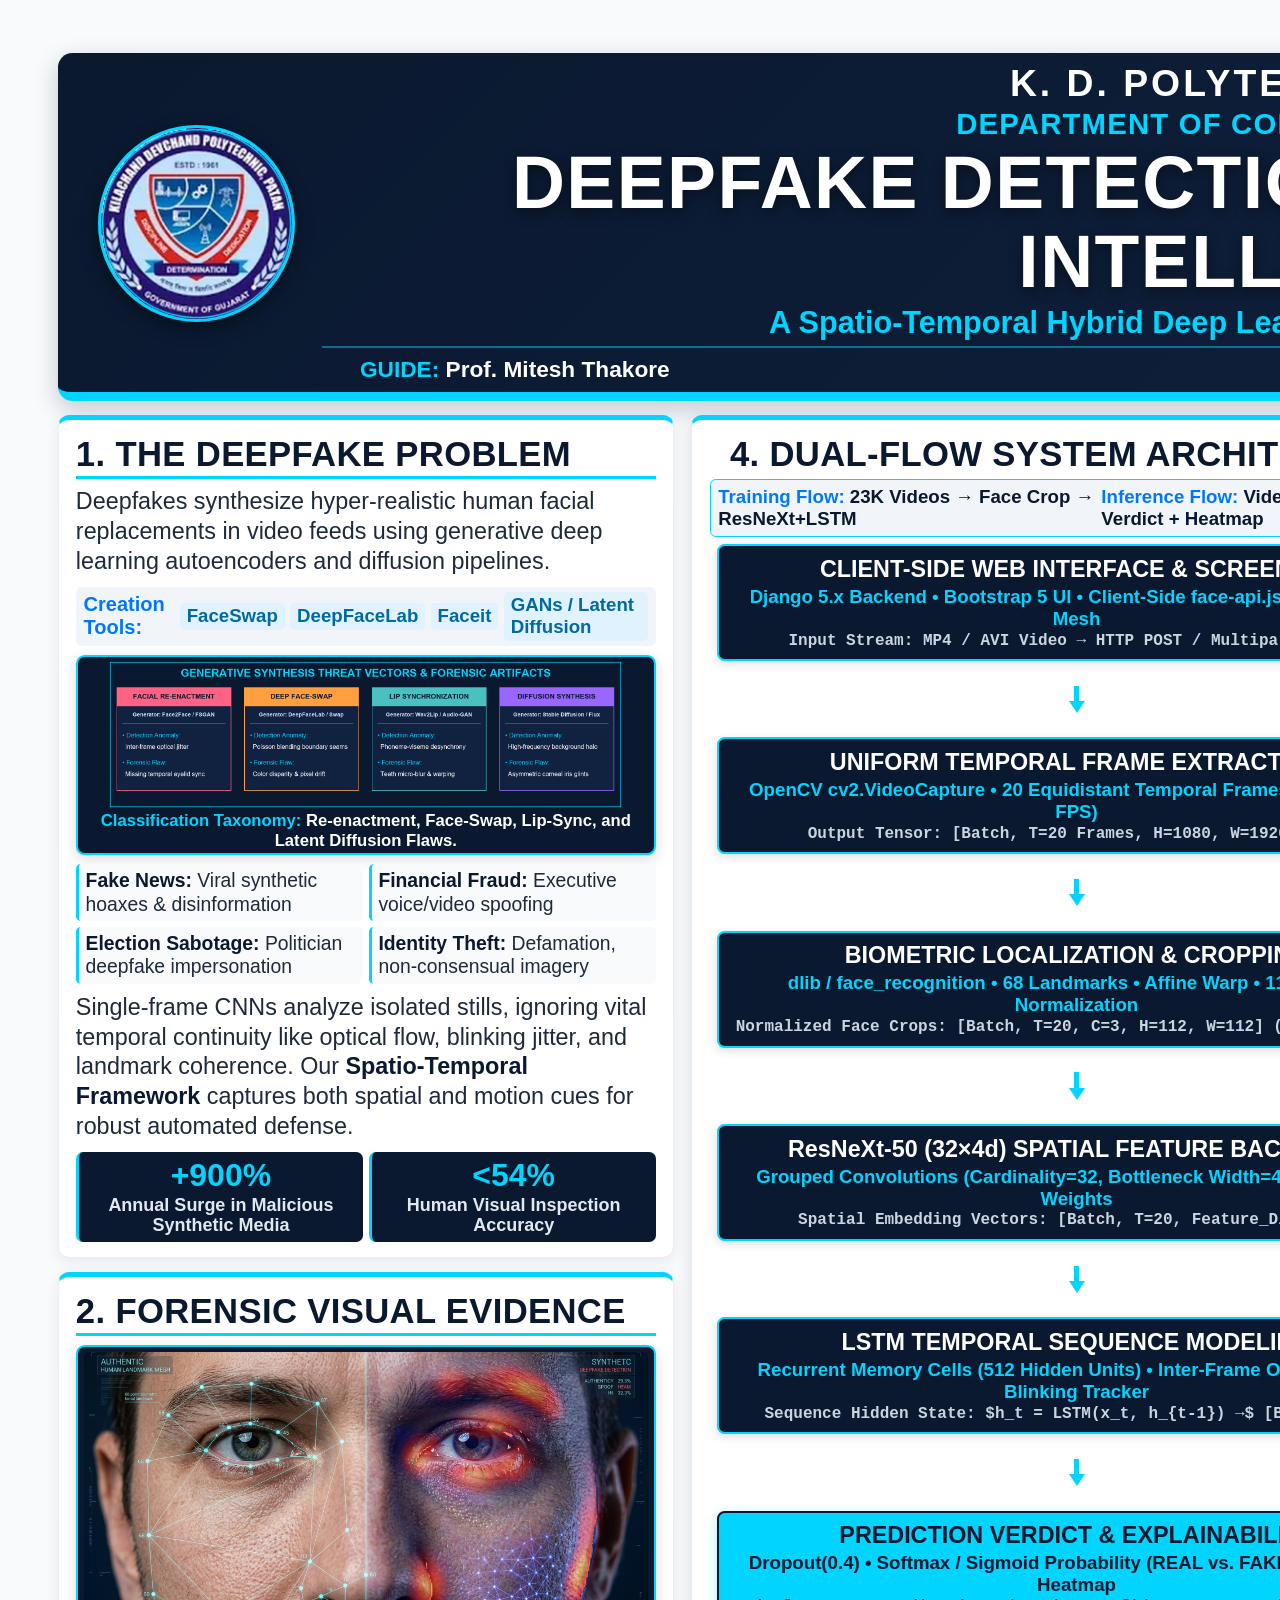
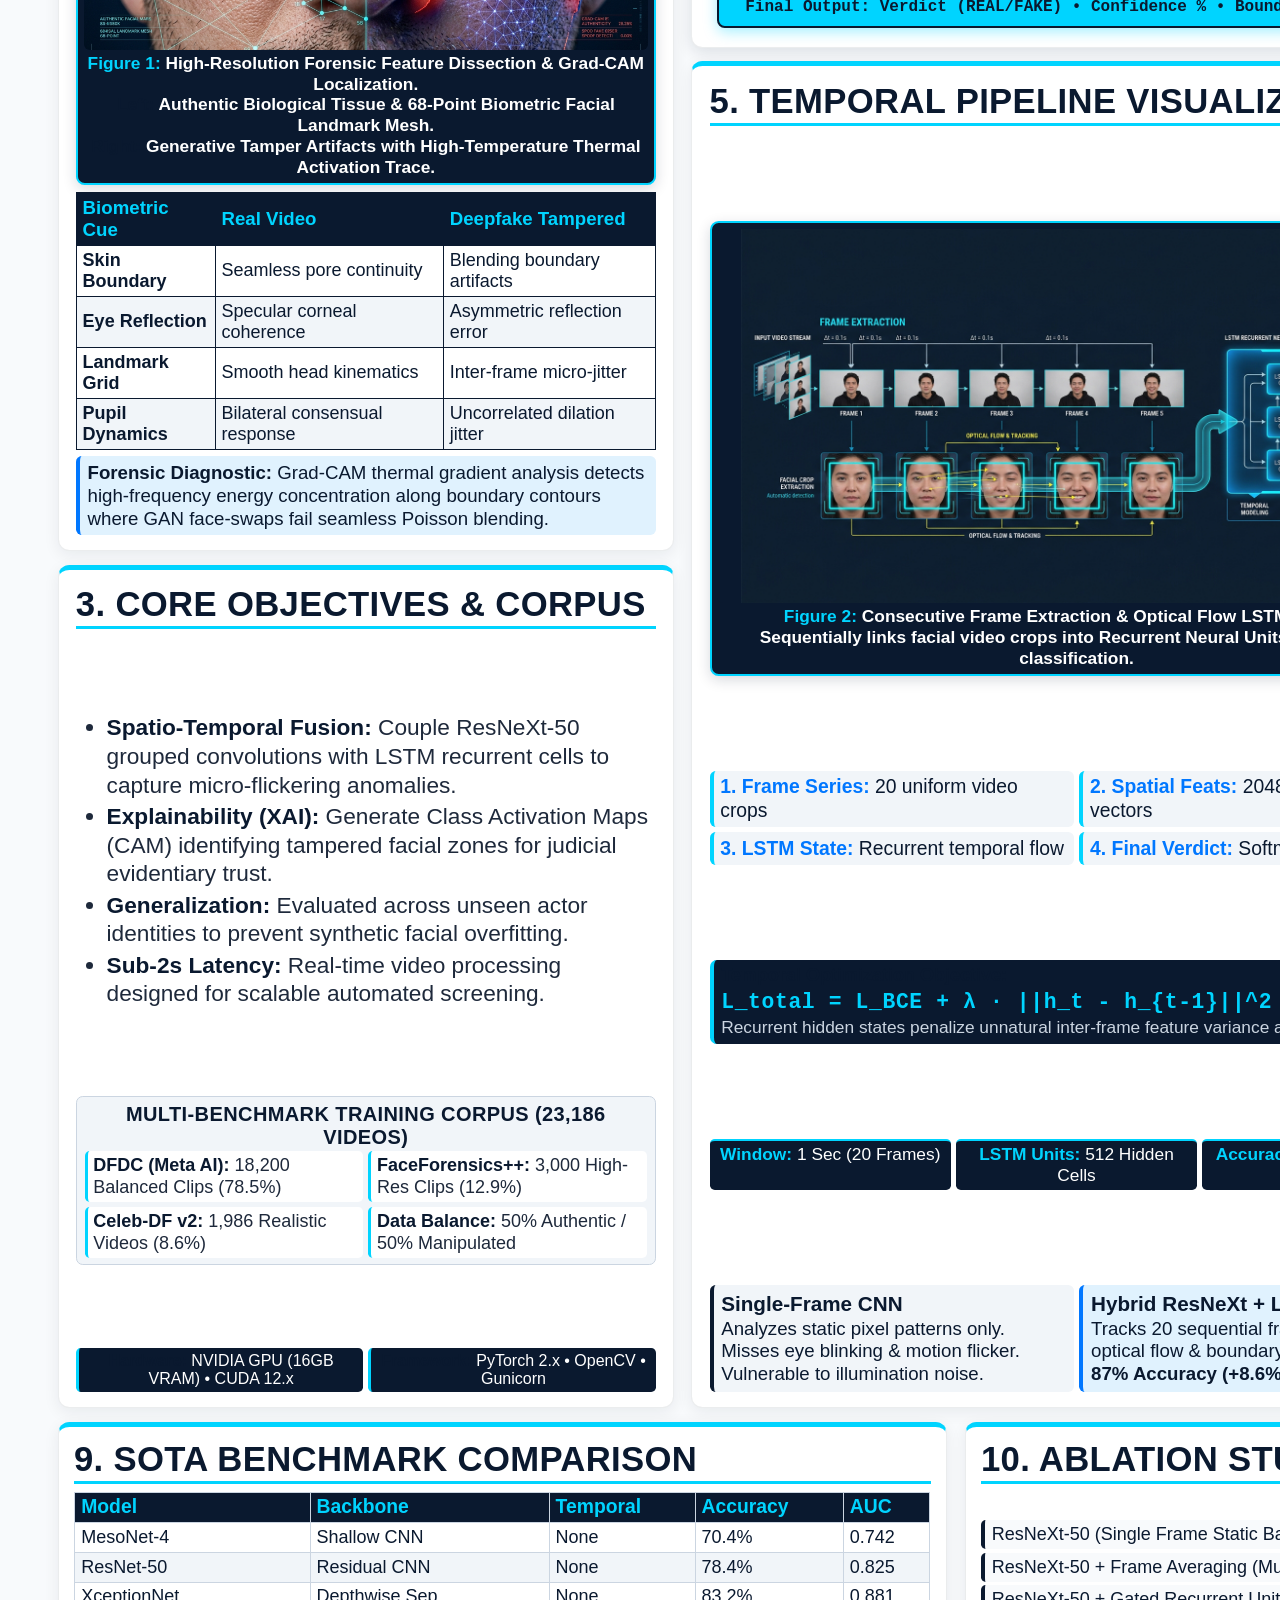
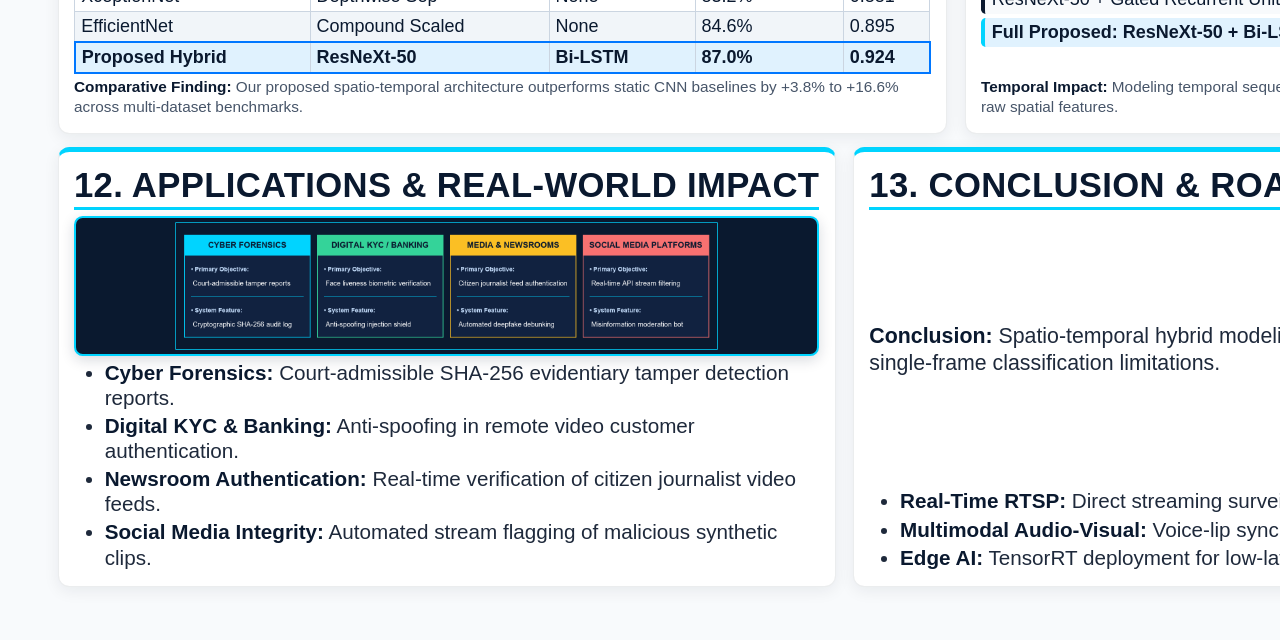
<file: POSTER_27x40_WINNING.html>
<!DOCTYPE html>
<html lang="en">
<head>
    <meta charset="UTF-8">
    <meta name="viewport" content="width=device-width, initial-scale=1.0">
    <title>Deepfake Detection Poster - 27x40 Inch Portrait (Master Winning Edition)</title>
    <!--
    =============================================================================
    K. D. POLYTECHNIC, PATAN - DEPARTMENT OF COMPUTER ENGINEERING
    ACADEMIC / TECHNICAL POSTER PRESENTATION COMPETITION
    DIMENSIONS: 27 x 40 INCHES (PORTRAIT)
    STRICT MARGINS: TOP & BOTTOM: ~1.5 INCHES | LEFT & RIGHT: ~1.25 INCHES
    COLOR PALETTE (MAX 3 MAIN COLORS):
      1. Primary Deep Navy: #0a192f
      2. Secondary Cyan Accent: #00d4ff
      3. Crisp White Background & Light Panels: #f8fafc / #ffffff
    =============================================================================
    -->
    <style>
        @page {
            size: 27in 40in;
            margin: 0;
        }

        *, *::before, *::after {
            box-sizing: border-box;
            margin: 0;
            padding: 0;
        }

        html, body {
            width: 27in;
            height: 40in;
            max-height: 40in;
            margin: 0;
            padding: 0;
            font-family: 'Segoe UI', -apple-system, BlinkMacSystemFont, Roboto, sans-serif;
            background-color: #f8fafc;
            color: #0a192f;
            -webkit-print-color-adjust: exact;
            print-color-adjust: exact;
            overflow: hidden;
        }

        /* Printable Canvas: Exactly 27in x 40in */
        .poster-container {
            width: 27in;
            height: 40in;
            max-height: 40in;
            padding: 0.55in 0.60in 0.55in;
            display: flex;
            flex-direction: column;
            justify-content: space-between;
            gap: 0.14in;
            overflow: hidden;
        }

        /* ================= TOP BANNER ================= */
        
        .banner {
            background: linear-gradient(135deg, #0a192f 0%, #112240 100%);
            color: #ffffff;
            text-align: center;
            padding: 0.10in 0.40in 0.08in;
            border-bottom: 0.10in solid #00d4ff;
            border-radius: 0.15in;
            box-shadow: 0 8px 24px rgba(10, 25, 47, 0.22);
            flex-shrink: 0;
        }

        .banner-flex {
            display: flex;
            align-items: center;
            justify-content: space-between;
            gap: 0.25in;
        }

        .banner-logo {
            flex-shrink: 0;
            width: 2.1in;
            height: 2.1in;
            display: flex;
            align-items: center;
            justify-content: center;
        }

        .header-logo-img {
            width: 2.05in;
            height: 2.05in;
            border-radius: 50%;
            background: #ffffff;
            box-shadow: 0 6px 18px rgba(0, 0, 0, 0.45);
            border: 3.5px solid #00d4ff;
            object-fit: contain;
        }

        .banner-text-center {
            flex: 1;
            text-align: center;
        }

        .college-info {
            font-size: 28pt;
            font-weight: 800;
            letter-spacing: 0.08em;
            color: #ffffff;
            margin-bottom: 0.02in;
        }

        .department {
            font-size: 22pt;
            font-weight: 600;
            color: #00d4ff;
            letter-spacing: 0.04em;
            margin-bottom: 0.03in;
        }

        .project-title {
            font-size: 55pt;
            font-weight: 900;
            color: #ffffff;
            line-height: 1.08;
            text-transform: uppercase;
            letter-spacing: 0.02em;
            margin-bottom: 0.03in;
            text-shadow: 0 4px 14px rgba(0, 0, 0, 0.45);
        }

        .project-subtitle {
            font-size: 23pt;
            font-weight: 600;
            color: #00d4ff;
            margin-bottom: 0.06in;
        }

        .meta-info {
            display: flex;
            justify-content: space-between;
            align-items: center;
            font-size: 17pt;
            font-weight: 700;
            color: #ffffff;
            padding: 0.08in 0.4in 0.02in;
            border-top: 2px solid rgba(0, 212, 255, 0.45);
            white-space: nowrap;
        }

        .meta-info b, .meta-info strong {
            color: #00d4ff !important;
        }

        .meta-info span {
            color: #ffffff;
        }

        /* ================= 3-COLUMN MAIN BODY ================= */
        .poster-body {
            display: grid;
            grid-template-columns: 1fr 1.25fr 1fr;
            gap: 0.18in;
            flex: 1;
            align-items: stretch;
            min-height: 0;
        }

        .column {
            display: flex;
            flex-direction: column;
            gap: 0.14in;
            height: 100%;
        }

        /* Card / Section - Flex grow to fill column height with NO blank gaps! */
        .card {
            background: #ffffff;
            border-radius: 0.12in;
            padding: 0.16in 0.18in;
            box-shadow: 0 4px 16px rgba(10, 25, 47, 0.07);
            border-top: 5px solid #00d4ff;
            border-left: 1px solid rgba(10, 25, 47, 0.08);
            border-right: 1px solid rgba(10, 25, 47, 0.08);
            border-bottom: 1px solid rgba(10, 25, 47, 0.08);
            display: flex;
            flex-direction: column;
            justify-content: space-between;
            flex: 1;
        }

        /* Custom flex weights for Column 2 (2 cards vs 3 cards in Col 1 & 3) */
        .column-center .card:first-child {
            flex: 1.05;
        }
        .column-center .card:last-child {
            flex: 1.15;
        }

        h2 {
            font-size: 26pt;
            font-weight: 800;
            color: #0a192f;
            margin-bottom: 0.05in;
            border-bottom: 3.5px solid #00d4ff;
            padding-bottom: 0.02in;
            display: inline-block;
            letter-spacing: 0.01em;
            white-space: nowrap;
        }

        p {
            font-size: 17.5pt;
            line-height: 1.28;
            color: #1e293b;
            margin-bottom: 0.03in;
        }

        ul, ol {
            padding-left: 0.32in;
            margin-bottom: 0.02in;
        }

        li {
            font-size: 17pt;
            line-height: 1.26;
            color: #1e293b;
            margin-bottom: 0.03in;
        }

        b, strong {
            color: #0a192f;
            font-weight: 800;
        }

        /* Tools Tag Strip */
        .tools-tag-strip {
            display: flex;
            align-items: center;
            gap: 0.06in;
            background: #f1f5f9;
            border-radius: 0.06in;
            padding: 0.05in 0.08in;
            margin: 0.04in 0;
            font-size: 15pt;
            color: #0a192f;
        }

        .tools-tag-strip b {
            color: #0077ff;
        }

        .tool-badge {
            background: #e0f2fe;
            color: #0369a1;
            padding: 0.03in 0.07in;
            border-radius: 0.05in;
            font-weight: 700;
            font-size: 14pt;
        }

        /* Threat Matrix Grid */
        .threat-grid {
            display: grid;
            grid-template-columns: 1fr 1fr;
            gap: 0.06in;
            margin: 0.04in 0;
        }

        .threat-item {
            background: #f8fafc;
            border-left: 3.5px solid #00d4ff;
            border-radius: 0.05in;
            padding: 0.05in 0.07in;
            font-size: 14.5pt;
            line-height: 1.22;
            color: #1e293b;
        }

        .threat-item b {
            color: #0a192f;
        }

        /* Problem Mini Stats */
        .problem-stat-grid {
            display: grid;
            grid-template-columns: 1fr 1fr;
            gap: 0.06in;
            margin-top: 0.04in;
        }

        .problem-stat-item {
            background: #0a192f;
            color: #ffffff;
            border-radius: 0.07in;
            padding: 0.06in 0.08in;
            text-align: center;
            border-left: 3.5px solid #00d4ff;
        }

        .p-num {
            display: block;
            font-size: 24pt;
            font-weight: 900;
            color: #00d4ff;
            line-height: 1.1;
        }

        .p-lbl {
            display: block;
            font-size: 13.5pt;
            font-weight: 700;
            color: #e2e8f0;
            line-height: 1.15;
            margin-top: 0.02in;
        }

        /* Scientific Figure Box */
        .fig-box {
            background: #0a192f;
            border: 2px solid #00d4ff;
            border-radius: 0.09in;
            padding: 0.06in;
            text-align: center;
            box-shadow: 0 4px 14px rgba(10, 25, 47, 0.16);
            margin: 0.04in 0;
        }

        .fig-img-split {
            width: 100%;
            height: 3.1in;
            object-fit: cover;
            border-radius: 0.06in;
            display: block;
            margin: 0 auto;
        }

        .fig-img-pipeline {
            width: 100%;
            height: 3.9in;
            object-fit: contain;
            background: #0a192f;
            border-radius: 0.06in;
            display: block;
            margin: 0 auto;
        }

        .fig-caption {
            font-size: 13pt;
            font-weight: 700;
            color: #ffffff;
            margin-top: 0.03in;
            line-height: 1.20;
        }

        .fig-caption span {
            color: #00d4ff;
        }

        /* Forensic Matrix Table in Card 2 */
        .matrix-table {
            width: 100%;
            border-collapse: collapse;
            font-size: 13.5pt;
            margin-top: 0.03in;
        }

        .matrix-table th, .matrix-table td {
            border: 1.5px solid #0a192f;
            padding: 0.04in 0.06in;
            text-align: left;
            line-height: 1.18;
        }

        .matrix-table th {
            background-color: #0a192f;
            color: #00d4ff;
            font-weight: 800;
            font-size: 14pt;
        }

        .matrix-table tr:nth-child(even) {
            background-color: #f1f5f9;
        }

        .forensic-insight-box {
            background: #e0f2fe;
            border-left: 4px solid #0077ff;
            border-radius: 0.06in;
            padding: 0.05in 0.08in;
            font-size: 14pt;
            line-height: 1.24;
            color: #0a192f;
            margin-top: 0.04in;
        }

        /* Corpus Box in Card 3 */
        .corpus-box {
            background: #f1f5f9;
            border: 1.5px solid #cbd5e1;
            border-radius: 0.07in;
            padding: 0.06in 0.08in;
            margin-top: 0.04in;
        }

        .corpus-title {
            font-size: 15pt;
            font-weight: 800;
            color: #0a192f;
            margin-bottom: 0.03in;
            text-align: center;
            letter-spacing: 0.02em;
        }

        .corpus-grid {
            display: grid;
            grid-template-columns: 1fr 1fr;
            gap: 0.05in;
            font-size: 13.5pt;
            color: #1e293b;
        }

        .corpus-item {
            background: #ffffff;
            padding: 0.04in 0.06in;
            border-radius: 0.05in;
            border-left: 3.5px solid #00d4ff;
            line-height: 1.20;
        }

        /* Architecture Diagram Flow (Column 2) */
        .arch-diagram {
            display: flex;
            flex-direction: column;
            align-items: center;
            gap: 0.05in;
            margin: 0.04in 0;
            flex: 1;
            justify-content: space-between;
        }

        .arch-box {
            background-color: #0a192f;
            color: #ffffff;
            border: 2px solid #00d4ff;
            border-radius: 0.08in;
            padding: 0.10in 0.14in;
            text-align: center;
            font-size: 17.5pt;
            font-weight: 800;
            width: 98%;
            box-shadow: 0 3px 10px rgba(10, 25, 47, 0.14);
        }

        .arch-box.highlight {
            background: #00d4ff;
            color: #0a192f;
            border: 2px solid #0a192f;
            box-shadow: 0 4px 14px rgba(0, 212, 255, 0.35);
        }

        .arch-sub {
            font-size: 14pt;
            font-weight: 600;
            color: #00d4ff;
            margin-top: 0.03in;
        }

        .arch-box.highlight .arch-sub {
            color: #0a192f;
            font-weight: 800;
        }

        .flow-arrow {
            display: flex;
            flex-direction: column;
            align-items: center;
        }

        .flow-line {
            width: 0.05in;
            height: 0.16in;
            background-color: #00d4ff;
        }

        .flow-head {
            width: 0;
            height: 0;
            border-left: 0.09in solid transparent;
            border-right: 0.09in solid transparent;
            border-top: 0.13in solid #00d4ff;
        }

        /* Dual Pipeline Indicator */
        .pipeline-indicator-bar {
            display: flex;
            justify-content: space-between;
            background: #f1f5f9;
            border: 1.5px solid #00d4ff;
            border-radius: 0.06in;
            padding: 0.06in 0.08in;
            margin-bottom: 0.04in;
            font-size: 14pt;
            font-weight: 700;
            color: #0a192f;
        }

        .pipeline-indicator-bar span b {
            color: #0077ff;
        }

        /* Mathematical sequence steps in Card 5 */
        .step-pill-grid {
            display: grid;
            grid-template-columns: 1fr 1fr;
            gap: 0.06in;
            margin: 0.04in 0;
        }

        .step-pill {
            background: #f1f5f9;
            border-left: 4px solid #00d4ff;
            border-radius: 0.06in;
            padding: 0.05in 0.07in;
            font-size: 14.5pt;
            line-height: 1.20;
            color: #0a192f;
        }

        .step-pill b {
            color: #0077ff;
        }

        .temporal-formula-box {
            background: #0a192f;
            color: #ffffff;
            border-radius: 0.07in;
            padding: 0.06in 0.08in;
            margin: 0.04in 0;
            font-size: 13.5pt;
            line-height: 1.22;
            border-left: 4px solid #00d4ff;
        }

        .formula-text {
            display: block;
            font-family: 'Courier New', Courier, monospace;
            font-size: 16pt;
            font-weight: 800;
            color: #00d4ff;
            margin: 0.02in 0;
            letter-spacing: 0.03em;
        }

        .formula-desc {
            display: block;
            font-size: 13pt;
            color: #cbd5e1;
        }

        .pipeline-spec-strip {
            display: grid;
            grid-template-columns: 1fr 1fr 1fr;
            gap: 0.05in;
            margin: 0.04in 0;
        }

        .pipe-spec-item {
            background: #0a192f;
            color: #ffffff;
            border-radius: 0.05in;
            padding: 0.04in 0.06in;
            font-size: 13pt;
            text-align: center;
            border-top: 2.5px solid #00d4ff;
        }

        .pipe-spec-item b {
            color: #00d4ff;
        }

        /* Comparison Mini Grid in Column 2 */
        .comparison-grid {
            display: grid;
            grid-template-columns: 1fr 1fr;
            gap: 0.06in;
            margin-top: 0.04in;
        }

        .comp-card {
            background: #f1f5f9;
            border-radius: 0.06in;
            padding: 0.06in 0.08in;
            border-left: 4px solid #0a192f;
            font-size: 14pt;
            line-height: 1.22;
        }

        .comp-card.highlight {
            background: #e0f2fe;
            border-left: 4px solid #0077ff;
        }

        .comp-title {
            font-size: 15.5pt;
            font-weight: 800;
            color: #0a192f;
            margin-bottom: 0.02in;
        }

        /* Table */
        table {
            width: 100%;
            border-collapse: collapse;
            font-size: 13.5pt;
            margin: 0.02in 0;
        }

        th, td {
            border: 1.5px solid #0a192f;
            padding: 0.035in 0.06in;
            text-align: left;
        }

        th {
            background-color: #0a192f;
            color: #00d4ff;
            font-weight: 800;
            font-size: 14pt;
        }

        tr:nth-child(even) {
            background-color: #f1f5f9;
        }

        /* Stat Callout (4 boxes in 4x1) */
        .stat-container-4 {
            display: grid;
            grid-template-columns: 1fr 1fr 1fr 1fr;
            gap: 0.04in;
            margin: 0.02in 0;
        }

        .stat-box {
            background: #0a192f;
            color: #00d4ff;
            text-align: center;
            padding: 0.05in 0.03in;
            border-radius: 0.06in;
            border: 2px solid #00d4ff;
            box-shadow: 0 3px 10px rgba(10, 25, 47, 0.15);
        }

        .stat-number {
            font-size: 26pt;
            font-weight: 900;
            line-height: 1;
            margin-bottom: 0.01in;
        }

        .stat-label {
            font-size: 11.5pt;
            font-weight: 800;
            letter-spacing: 0.05em;
            color: #ffffff;
        }

        /* Metric Mini Badge */
        .metric-badge-strip {
            display: flex;
            justify-content: space-between;
            background: #0a192f;
            color: #ffffff;
            border: 1.5px solid #00d4ff;
            border-radius: 0.06in;
            padding: 0.05in 0.08in;
            margin-top: 0.03in;
            font-size: 14pt;
            font-weight: 700;
        }

        .metric-badge-strip span {
            color: #00d4ff;
        }

        .eval-insight-note {
            font-size: 13.5pt;
            color: #334155;
            line-height: 1.22;
            margin-top: 0.04in;
            border-left: 3.5px solid #00d4ff;
            padding-left: 0.06in;
        }

        /* PROMINENT SHOWCASE QR CARD (ONLY SHOWCASE) */
        .showcase-qr-card {
            background: #f8fafc;
            border: 1.5px solid #0a192f;
            border-top: 4px solid #00d4ff;
            border-radius: 0.07in;
            padding: 0.04in 0.06in;
            text-align: center;
            display: flex;
            flex-direction: column;
            align-items: center;
            justify-content: center;
            box-shadow: 0 3px 10px rgba(10, 25, 47, 0.08);
        }

        .qr-wrapper {
            background: #ffffff;
            padding: 0.02in;
            border: 2px solid #00d4ff;
            border-radius: 0.05in;
            box-shadow: 0 3px 8px rgba(0, 0, 0, 0.1);
            margin-bottom: 0.01in;
            display: inline-block;
        }

        .showcase-qr-img {
            width: 1.15in;
            height: 1.15in;
            display: block;
        }

        .showcase-qr-title {
            font-size: 14pt;
            font-weight: 900;
            color: #0a192f;
            margin-bottom: 0.01in;
            letter-spacing: 0.02em;
        }

        .showcase-qr-url {
            font-size: 12.5pt;
            font-weight: 800;
            color: #0077ff;
            margin-bottom: 0.01in;
            text-decoration: underline;
        }

        .showcase-qr-desc {
            font-size: 11pt;
            color: #334155;
            line-height: 1.15;
            margin-bottom: 0.02in;
        }

        .feature-pills {
            display: flex;
            gap: 0.04in;
            justify-content: center;
            width: 100%;
        }

        .pill {
            background: #e0f2fe;
            color: #0369a1;
            font-size: 11pt;
            font-weight: 700;
            padding: 0.02in 0.05in;
            border-radius: 0.04in;
            border: 1px solid #bae6fd;
        }

        /* Live Demo Flow Box in Card 8 */
        .live-demo-flow-box {
            background: #ffffff;
            border: 1.5px solid #0a192f;
            border-left: 4px solid #00d4ff;
            border-radius: 0.05in;
            padding: 0.03in 0.06in;
            margin-top: 0.02in;
            width: 100%;
            text-align: left;
        }

        .demo-flow-title {
            font-size: 12pt;
            font-weight: 800;
            color: #0a192f;
            margin-bottom: 0.01in;
            text-align: center;
            letter-spacing: 0.02em;
        }

        .demo-step-list {
            display: flex;
            flex-direction: column;
            gap: 0.01in;
        }

        .demo-step-item {
            font-size: 11pt;
            line-height: 1.15;
            color: #1e293b;
        }

        .demo-step-item b {
            color: #0077ff;
        }

        /* ================= 9. SOTA BENCHMARK & ABLATION STUDY STRIP (FULL WIDTH) ================= */
        .benchmark-strip {
            display: grid;
            grid-template-columns: 1.15fr 1fr 1fr;
            gap: 0.18in;
            flex-shrink: 0;
            align-items: stretch;
        }

        .benchmark-strip .card {
            border-top: 5px solid #00d4ff;
            padding: 0.14in 0.16in;
            flex: 1;
        }

        .sota-table {
            width: 100%;
            border-collapse: collapse;
            font-size: 13.5pt;
            margin-top: 0.03in;
        }

        .sota-table th, .sota-table td {
            border: 1px solid #cbd5e1;
            padding: 0.04in 0.06in;
            text-align: left;
        }

        .sota-table th {
            background-color: #0a192f;
            color: #00d4ff;
            font-weight: 800;
            font-size: 14.5pt;
        }

        .sota-table tr.highlight-row {
            background-color: #e0f2fe;
            font-weight: 800;
            border: 2px solid #0077ff;
        }

        .sota-table tr.highlight-row td {
            color: #0369a1;
        }

        .ablation-item-list {
            display: flex;
            flex-direction: column;
            gap: 0.04in;
            margin-top: 0.03in;
        }

        .ablation-item {
            display: flex;
            justify-content: space-between;
            align-items: center;
            background: #f8fafc;
            border-left: 4px solid #0a192f;
            padding: 0.04in 0.07in;
            border-radius: 0.05in;
            font-size: 13.5pt;
        }

        .ablation-item.winner {
            background: #e0f2fe;
            border-left: 4px solid #00d4ff;
            font-weight: 800;
        }

        .ablation-val {
            color: #0077ff;
            font-weight: 800;
        }

        .defense-grid {
            display: grid;
            grid-template-columns: 1fr 1fr;
            gap: 0.05in;
            margin-top: 0.03in;
        }

        .defense-box {
            background: #f8fafc;
            border: 1px solid #cbd5e1;
            border-left: 3.5px solid #00d4ff;
            border-radius: 0.05in;
            padding: 0.04in 0.06in;
            font-size: 13pt;
            line-height: 1.20;
        }

        .defense-box b {
            color: #0077ff;
        }

        /* ================= BOTTOM BAR ================= */
        .bottom-bar {
            display: grid;
            grid-template-columns: 1fr 1fr 1.15fr;
            gap: 0.18in;
            flex-shrink: 0;
            align-items: stretch;
        }

        .bottom-bar .card {
            border-top: 5px solid #00d4ff;
            padding: 0.14in 0.16in;
            justify-content: space-between;
            flex: 1;
        }

        .bottom-bar .card p {
            font-size: 16pt;
            line-height: 1.25;
        }

        .bottom-bar .card li {
            font-size: 15.5pt;
            line-height: 1.22;
        }

        .references-list {
            font-size: 12.5pt;
            padding-left: 0.22in;
        }

        .references-list li {
            font-size: 12pt;
            line-height: 1.20;
            margin-bottom: 0.02in;
            color: #334155;
        }

        .ethics-box {
            background: #f1f5f9;
            border-left: 3.5px solid #00d4ff;
            border-radius: 0.05in;
            padding: 0.04in 0.06in;
            margin-top: 0.02in;
            font-size: 12pt;
            line-height: 1.20;
            color: #1e293b;
        }
    </style>
</head>
<body>
    <div class="poster-container">
        
        <!-- ================= TOP BANNER ================= -->
        <header class="banner">
            <div class="banner-flex">
                <div class="banner-logo">
                    <img src="college_logo_hd.png" alt="Kilachand Devchand Polytechnic Patan Logo" class="header-logo-img">
                </div>
                <div class="banner-text-center">
                    <div class="college-info">K. D. POLYTECHNIC, PATAN</div>
                    <div class="department">DEPARTMENT OF COMPUTER ENGINEERING</div>
                    <h1 class="project-title">DEEPFAKE DETECTION USING ARTIFICIAL INTELLIGENCE</h1>
                    <div class="project-subtitle">A Spatio-Temporal Hybrid Deep Learning Approach (ResNeXt50 + LSTM)</div>
                    <div class="meta-info">
                        <span><b>GUIDE:</b> Prof. Mitesh Thakore</span>
                        <span><b>ENROLLMENT NOS:</b> (1) 246310307123 &nbsp;&bull;&nbsp; (2) 246310307028 &nbsp;&bull;&nbsp; (3) 246310307147</span>
                    </div>
                </div>
                <div class="banner-logo">
                    <img src="dept_logo_hd.png" alt="Department of Computer Engineering Logo" class="header-logo-img">
                </div>
            </div>
        </header>

        <!-- ================= MAIN 3-COLUMN BODY ================= -->
        <main class="poster-body">

            <!-- ================= COLUMN 1: LEFT ================= -->
            <section class="column">
                
                                <!-- 1. PROBLEM -->
                <article class="card">
                    <h2>1. THE DEEPFAKE PROBLEM</h2>
                    <p>Deepfakes synthesize hyper-realistic human facial replacements in video feeds using generative deep learning autoencoders and diffusion pipelines.</p>
                    
                    <div class="tools-tag-strip">
                        <b>Creation Tools:</b>
                        <span class="tool-badge">FaceSwap</span>
                        <span class="tool-badge">DeepFaceLab</span>
                        <span class="tool-badge">Faceit</span>
                        <span class="tool-badge">GANs / Latent Diffusion</span>
                    </div>

                    <!-- Generative Threat Vectors & Forensics Visual Diagram -->
                    <div class="fig-box" style="margin: 0.02in 0; padding: 0.03in;">
                        <img src="fig_threat_vectors_hd.png" alt="Generative Synthesis Threat Vectors" style="width: 100%; height: 1.55in; object-fit: contain; display: block; border-radius: 0.05in;">
                        <div class="fig-caption" style="font-size: 12.5pt; margin-top: 0.02in;">
                            <span>Classification Taxonomy:</span> Re-enactment, Face-Swap, Lip-Sync, and Latent Diffusion Flaws.
                        </div>
                    </div>

                    <div class="threat-grid">
                        <div class="threat-item"><b>Fake News:</b> Viral synthetic hoaxes &amp; disinformation</div>
                        <div class="threat-item"><b>Financial Fraud:</b> Executive voice/video spoofing</div>
                        <div class="threat-item"><b>Election Sabotage:</b> Politician deepfake impersonation</div>
                        <div class="threat-item"><b>Identity Theft:</b> Defamation, non-consensual imagery</div>
                    </div>

                    <p style="margin-top: 0.02in;">Single-frame CNNs analyze isolated stills, ignoring vital temporal continuity like optical flow, blinking jitter, and landmark coherence. Our <b>Spatio-Temporal Framework</b> captures both spatial and motion cues for robust automated defense.</p>

                    <div class="problem-stat-grid">
                        <div class="problem-stat-item">
                            <span class="p-num">+900%</span>
                            <span class="p-lbl">Annual Surge in Malicious Synthetic Media</span>
                        </div>
                        <div class="problem-stat-item">
                            <span class="p-num">&lt;54%</span>
                            <span class="p-lbl">Human Visual Inspection Accuracy</span>
                        </div>
                    </div>
                </article>

                <!-- 2. FORENSIC EVIDENCE -->
                <article class="card">
                    <h2>2. FORENSIC VISUAL EVIDENCE</h2>
                    <div class="fig-box">
                        <img src="fig_forensic_evidence_male_hd.png" alt="Scientific Forensics Split Portrait" class="fig-img-split">
                        <div class="fig-caption">
                            <span>Figure 1:</span> High-Resolution Forensic Feature Dissection &amp; Grad-CAM Localization.<br>
                            <b>Left:</b> Authentic Biological Tissue &amp; 68-Point Biometric Facial Landmark Mesh.<br>
                            <b>Right:</b> Generative Tamper Artifacts with High-Temperature Thermal Activation Trace.
                        </div>
                    </div>
                    
                    <table class="matrix-table">
                        <thead>
                            <tr><th>Biometric Cue</th><th>Real Video</th><th>Deepfake Tampered</th></tr>
                        </thead>
                        <tbody>
                            <tr><td><b>Skin Boundary</b></td><td>Seamless pore continuity</td><td>Blending boundary artifacts</td></tr>
                            <tr><td><b>Eye Reflection</b></td><td>Specular corneal coherence</td><td>Asymmetric reflection error</td></tr>
                            <tr><td><b>Landmark Grid</b></td><td>Smooth head kinematics</td><td>Inter-frame micro-jitter</td></tr>
                            <tr><td><b>Pupil Dynamics</b></td><td>Bilateral consensual response</td><td>Uncorrelated dilation jitter</td></tr>
                        </tbody>
                    </table>

                    <div class="forensic-insight-box">
                        <b>Forensic Diagnostic:</b> Grad-CAM thermal gradient analysis detects high-frequency energy concentration along boundary contours where GAN face-swaps fail seamless Poisson blending.
                    </div>
                </article>

                                <!-- 3. OBJECTIVES & CORPUS -->
                <article class="card">
                    <h2>3. CORE OBJECTIVES &amp; CORPUS</h2>
                    <ul>
                        <li><b>Spatio-Temporal Fusion:</b> Couple ResNeXt-50 grouped convolutions with LSTM recurrent cells to capture micro-flickering anomalies.</li>
                        <li><b>Explainability (XAI):</b> Generate Class Activation Maps (CAM) identifying tampered facial zones for judicial evidentiary trust.</li>
                        <li><b>Generalization:</b> Evaluated across unseen actor identities to prevent synthetic facial overfitting.</li>
                        <li><b>Sub-2s Latency:</b> Real-time video processing designed for scalable automated screening.</li>
                    </ul>

                    <div class="corpus-box">
                        <div class="corpus-title">MULTI-BENCHMARK TRAINING CORPUS (23,186 VIDEOS)</div>
                        <div class="corpus-grid">
                            <div class="corpus-item"><b>DFDC (Meta AI):</b> 18,200 Balanced Clips (78.5%)</div>
                            <div class="corpus-item"><b>FaceForensics++:</b> 3,000 High-Res Clips (12.9%)</div>
                            <div class="corpus-item"><b>Celeb-DF v2:</b> 1,986 Realistic Videos (8.6%)</div>
                            <div class="corpus-item"><b>Data Balance:</b> 50% Authentic / 50% Manipulated</div>
                        </div>
                    </div>

                    <div style="display: grid; grid-template-columns: 1fr 1fr; gap: 0.05in; margin-top: 0.04in;">
                        <div style="background: #0a192f; color: #ffffff; border-radius: 0.05in; padding: 0.04in 0.06in; font-size: 12pt; text-align: center; border-left: 3px solid #00d4ff;">
                            <b>Hardware:</b> NVIDIA GPU (16GB VRAM) • CUDA 12.x
                        </div>
                        <div style="background: #0a192f; color: #ffffff; border-radius: 0.05in; padding: 0.04in 0.06in; font-size: 12pt; text-align: center; border-left: 3px solid #00d4ff;">
                            <b>Framework:</b> PyTorch 2.x • OpenCV • Gunicorn
                        </div>
                    </div>
                </article>

            </section>

            <!-- ================= COLUMN 2: CENTER ================= -->
            <section class="column column-center">
                
                                <!-- 4. SYSTEM ARCHITECTURE -->
                <article class="card" style="border-top: 5px solid #00d4ff; box-shadow: 0 4px 16px rgba(10, 25, 47, 0.12);">
                    <h2 style="text-align: center; width: 100%; border-bottom: none; font-size: 26pt; margin-bottom: 0.03in;">4. DUAL-FLOW SYSTEM ARCHITECTURE</h2>
                    
                    <div class="pipeline-indicator-bar">
                        <span><b>Training Flow:</b> 23K Videos  &rarr;  Face Crop  &rarr;  ResNeXt+LSTM</span>
                        <span><b>Inference Flow:</b> Video Upload  &rarr;  Verdict + Heatmap</span>
                    </div>

                    <div class="arch-diagram">
                        
                        <div class="arch-box">
                            CLIENT-SIDE WEB INTERFACE &amp; SCREENING
                            <div class="arch-sub">Django 5.x Backend • Bootstrap 5 UI • Client-Side face-api.js 68-Landmark Mesh</div>
                            <div style="font-size: 12pt; color: #cbd5e1; margin-top: 0.02in; font-family: monospace;">Input Stream: MP4 / AVI Video  &rarr;  HTTP POST / Multipart Upload</div>
                        </div>

                        <div class="flow-arrow"><div class="flow-line"></div><div class="flow-head"></div></div>

                        <div class="arch-box">
                            UNIFORM TEMPORAL FRAME EXTRACTION
                            <div class="arch-sub">OpenCV cv2.VideoCapture • 20 Equidistant Temporal Frames Sampled (30 FPS)</div>
                            <div style="font-size: 12pt; color: #cbd5e1; margin-top: 0.02in; font-family: monospace;">Output Tensor: [Batch, T=20 Frames, H=1080, W=1920, C=3]</div>
                        </div>

                        <div class="flow-arrow"><div class="flow-line"></div><div class="flow-head"></div></div>

                        <div class="arch-box">
                            BIOMETRIC LOCALIZATION &amp; CROPPING
                            <div class="arch-sub">dlib / face_recognition • 68 Landmarks • Affine Warp • 112×112 px Normalization</div>
                            <div style="font-size: 12pt; color: #cbd5e1; margin-top: 0.02in; font-family: monospace;">Normalized Face Crops: [Batch, T=20, C=3, H=112, W=112] (ImageNet Norm)</div>
                        </div>

                        <div class="flow-arrow"><div class="flow-line"></div><div class="flow-head"></div></div>

                        <div class="arch-box">
                            ResNeXt-50 (32×4d) SPATIAL FEATURE BACKBONE
                            <div class="arch-sub">Grouped Convolutions (Cardinality=32, Bottleneck Width=4) • Pretrained Weights</div>
                            <div style="font-size: 12pt; color: #cbd5e1; margin-top: 0.02in; font-family: monospace;">Spatial Embedding Vectors: [Batch, T=20, Feature_Dim=2048]</div>
                        </div>

                        <div class="flow-arrow"><div class="flow-line"></div><div class="flow-head"></div></div>

                        <div class="arch-box">
                            LSTM TEMPORAL SEQUENCE MODELING
                            <div class="arch-sub">Recurrent Memory Cells (512 Hidden Units) • Inter-Frame Optical Flow &amp; Blinking Tracker</div>
                            <div style="font-size: 12pt; color: #cbd5e1; margin-top: 0.02in; font-family: monospace;">Sequence Hidden State: $h_t = 	LSTM(x_t, h_{t-1}) 
→$ [Batch, 1024]</div>
                        </div>

                        <div class="flow-arrow"><div class="flow-line"></div><div class="flow-head"></div></div>

                        <div class="arch-box highlight">
                            PREDICTION VERDICT &amp; EXPLAINABILITY
                            <div class="arch-sub">Dropout(0.4) • Softmax / Sigmoid Probability (REAL vs. FAKE) • Grad-CAM Heatmap</div>
                            <div style="font-size: 12pt; color: #0a192f; font-weight: 700; margin-top: 0.02in; font-family: monospace;">Final Output: Verdict (REAL/FAKE) • Confidence % • Boundary Artifacts</div>
                        </div>

                    </div>
                </article>

                <!-- 5. TEMPORAL PIPELINE -->
                <article class="card">
                    <h2>5. TEMPORAL PIPELINE VISUALIZATION</h2>
                    <div class="fig-box">
                        <img src="poster_visual_option2_pipeline_lstm.jpg" alt="Video Frame Extraction & LSTM Pipeline" class="fig-img-pipeline">
                        <div class="fig-caption">
                            <span>Figure 2:</span> Consecutive Frame Extraction & Optical Flow LSTM Tracking.<br>Sequentially links facial video crops into Recurrent Neural Units for temporal classification.
                        </div>
                    </div>
                    
                    <div class="step-pill-grid">
                        <div class="step-pill"><b>1. Frame Series:</b> 20 uniform video crops</div>
                        <div class="step-pill"><b>2. Spatial Feats:</b> 2048-dim CNN vectors</div>
                        <div class="step-pill"><b>3. LSTM State:</b> Recurrent temporal flow</div>
                        <div class="step-pill"><b>4. Final Verdict:</b> Softmax classification</div>
                    </div>

                    <div class="temporal-formula-box">
                        <b>Temporal Optimization Objective:</b>
                        <span class="formula-text">L_total = L_BCE + λ · ||h_t - h_{t-1}||^2</span>
                        <span class="formula-desc">Recurrent hidden states penalize unnatural inter-frame feature variance and flickering jitter.</span>
                    </div>

                    <div class="pipeline-spec-strip">
                        <div class="pipe-spec-item"><b>Window:</b> 1 Sec (20 Frames)</div>
                        <div class="pipe-spec-item"><b>LSTM Units:</b> 512 Hidden Cells</div>
                        <div class="pipe-spec-item"><b>Accuracy Boost:</b> +8.6% vs Static 2D</div>
                    </div>

                    <div class="comparison-grid">
                        <div class="comp-card">
                            <div class="comp-title">Single-Frame CNN</div>
                            Analyzes static pixel patterns only. Misses eye blinking &amp; motion flicker. Vulnerable to illumination noise.
                        </div>
                        <div class="comp-card highlight">
                            <div class="comp-title">Hybrid ResNeXt + LSTM</div>
                            Tracks 20 sequential frames. Models optical flow &amp; boundary drift. Achieves <b>87% Accuracy (+8.6% gain)</b>.
                        </div>
                    </div>
                </article>

            </section>

            <!-- ================= COLUMN 3: RIGHT ================= -->
            <section class="column">
                
                <!-- 6. BENCHMARK EVALUATION -->
                <article class="card">
                    <h2>6. BENCHMARK EVALUATION</h2>
                    <div class="stat-container-4">
                        <div class="stat-box">
                            <div class="stat-number">87%</div>
                            <div class="stat-label">ACCURACY</div>
                        </div>
                        <div class="stat-box">
                            <div class="stat-number">0.92</div>
                            <div class="stat-label">AUC-ROC</div>
                        </div>
                        <div class="stat-box">
                            <div class="stat-number">23K+</div>
                            <div class="stat-label">VIDEOS</div>
                        </div>
                        <div class="stat-box">
                            <div class="stat-number">1.8s</div>
                            <div class="stat-label">LATENCY</div>
                        </div>
                    </div>
                    <div class="fig-box" style="margin: 0.02in 0; background: #ffffff;">
                        <img src="fig_confusion_matrix.png" alt="Confusion Matrix" style="width: 100%; height: 1.35in; object-fit: contain; display: block; margin: 0 auto;">
                        <div class="fig-caption" style="color: #0a192f; margin-top: 0.02in; font-size: 12pt;">
                            <span>Figure 3:</span> Cross-Dataset Confusion Matrix (True Real: 91.2%, True Fake: 84.8%).
                        </div>
                    </div>
                    <div class="metric-badge-strip">
                        <div>Precision: <span>88.4%</span></div>
                        <div>Recall: <span>85.6%</span></div>
                        <div>F1: <span>87.0%</span></div>
                        <div>Spec: <span>89.2%</span></div>
                    </div>
                    <div class="eval-insight-note">
                        <b>Validation Insight:</b> Evaluated on compressed DFDC challenge sequences; hybrid temporal fusion retains 84.8% true-positive sensitivity against complex generative reenactments.
                    </div>
                </article>

                                <!-- 7. HYPERPARAMETERS -->
                <article class="card">
                    <h2>7. MODEL HYPERPARAMETERS</h2>
                    <table>
                        <thead>
                            <tr><th>Parameter</th><th>Engineering Value</th></tr>
                        </thead>
                        <tbody>
                            <tr><td>Architecture</td><td><b>ResNeXt-50 (32×4d) + LSTM</b></td></tr>
                            <tr><td>Frame Horizon</td><td>20 Frames / Video (1-Sec Temporal Window)</td></tr>
                            <tr><td>Crop Resolution</td><td>112 × 112 Pixels (RGB Normalized)</td></tr>
                            <tr><td>Optimization</td><td>Adam (lr=1e-5, weight_decay=1e-5)</td></tr>
                            <tr><td>Loss Objective</td><td>BCEWithLogitsLoss (Binary Cross-Entropy)</td></tr>
                            <tr><td>Regularization</td><td>Dropout(p=0.4) + StepLR Schedule (γ=0.1)</td></tr>
                            <tr><td>Inference Latency</td><td>~1.85 Seconds / Video (CUDA GPU)</td></tr>
                            <tr><td>Explainability</td><td>Grad-CAM / Class Activation Maps</td></tr>
                        </tbody>
                    </table>

                    <!-- Training Protocol & Hardware Box to fill space -->
                    <div style="background: #f8fafc; border: 1.5px solid #0a192f; border-left: 4px solid #00d4ff; border-radius: 0.07in; padding: 0.04in 0.06in; margin-top: 0.03in;">
                        <div style="font-size: 13pt; font-weight: 800; color: #0a192f; margin-bottom: 0.02in; text-align: center;">
                            TRAINING PROTOCOL &amp; OPTIMIZATION METRICS
                        </div>
                        <div style="display: grid; grid-template-columns: 1fr 1fr; gap: 0.03in; font-size: 11.5pt; color: #1e293b;">
                            <div style="background: #ffffff; padding: 0.02in 0.04in; border-radius: 0.03in; border: 1px solid #cbd5e1;">
                                <b>Epochs:</b> 25 Full Epochs (Batch=32)
                            </div>
                            <div style="background: #ffffff; padding: 0.02in 0.04in; border-radius: 0.03in; border: 1px solid #cbd5e1;">
                                <b>Loss Decay:</b> 0.692  &rarr;  0.284 Final
                            </div>
                            <div style="background: #ffffff; padding: 0.02in 0.04in; border-radius: 0.03in; border: 1px solid #cbd5e1;">
                                <b>Augmentation:</b> Flip, Affine, Color Jitter
                            </div>
                            <div style="background: #ffffff; padding: 0.02in 0.04in; border-radius: 0.03in; border: 1px solid #cbd5e1;">
                                <b>Grad Clipping:</b> Norm threshold = 1.0
                            </div>
                        </div>
                    </div>
                </article>

                                <!-- 8. SHOWCASE QR -->
                <article class="card">
                    <h2>8. OFFICIAL PROJECT SHOWCASE &amp; CLOUD DEPLOYMENT</h2>
                    <div class="showcase-qr-card">
                        <div class="qr-wrapper">
                            <img src="qr_showcase_vercel.png" alt="Official Showcase QR" class="showcase-qr-img">
                        </div>
                        <div class="showcase-qr-title">SCAN FOR INTERACTIVE RESEARCH PORTAL</div>
                        <div class="showcase-qr-url">deepfakedetection-cyan.vercel.app</div>
                        <div class="showcase-qr-desc">
                            Scan with any smartphone camera to launch the live detection platform, inspect high-resolution Grad-CAM heatmaps, and test video prediction models!
                        </div>
                        <div class="feature-pills">
                            <span class="pill">&#128241; Mobile &amp; Desktop</span>
                            <span class="pill">&#128300; 8K Forensics</span>
                            <span class="pill">&#9889; 24/7 Vercel Edge</span>
                            <span class="pill">&#128737;&#65039; 100% Free Access</span>
                        </div>
                    </div>

                    <!-- Live UI Dual-Stage System Snapshot -->
                    <div class="fig-box" style="margin: 0.02in 0; padding: 0.03in;">
                        <img src="fig_system_live_demo_hd.png" alt="Live Cloud Screening UI & Forensic Diagnostic Engine" style="width: 100%; height: 1.05in; object-fit: contain; display: block; border-radius: 0.04in;">
                        <div class="fig-caption" style="font-size: 11pt; margin-top: 0.02in;">
                            <span>Figure 4:</span> Real-Time Web Screening Interface (Left: 68-Keypoint Mesh Tracking | Right: Automated Verdict &amp; Grad-CAM Report).
                        </div>
                    </div>

                    <div class="live-demo-flow-box">
                        <div class="demo-flow-title">INTERACTIVE CLOUD DEMONSTRATION WORKFLOW</div>
                        <div class="demo-step-list">
                            <div class="demo-step-item"><b>1. Scan QR:</b> Launch hosted cloud portal on smartphone/browser.</div>
                            <div class="demo-step-item"><b>2. Video Input:</b> Upload custom video or pick benchmark clip.</div>
                            <div class="demo-step-item"><b>3. Face Mesh:</b> In-browser 68-point tracking via TensorFlow.js.</div>
                            <div class="demo-step-item"><b>4. Audit Report:</b> Instant REAL/FAKE verdict &amp; Grad-CAM heatmap.</div>
                        </div>
                    </div>
                </article>

            </section>

        </main>

        <!-- ================= 9. SOTA BENCHMARK & ABLATION STUDY STRIP (FILLS HORIZONTAL SPACE) ================= -->
        <section class="benchmark-strip">
            
            <!-- 9A: SOTA COMPARISON -->
            <article class="card">
                <h2>9. SOTA BENCHMARK COMPARISON</h2>
                <table class="sota-table">
                    <thead>
                        <tr><th>Model</th><th>Backbone</th><th>Temporal</th><th>Accuracy</th><th>AUC</th></tr>
                    </thead>
                    <tbody>
                        <tr><td>MesoNet-4</td><td>Shallow CNN</td><td>None</td><td>70.4%</td><td>0.742</td></tr>
                        <tr><td>ResNet-50</td><td>Residual CNN</td><td>None</td><td>78.4%</td><td>0.825</td></tr>
                        <tr><td>XceptionNet</td><td>Depthwise Sep</td><td>None</td><td>83.2%</td><td>0.881</td></tr>
                        <tr><td>EfficientNet</td><td>Compound Scaled</td><td>None</td><td>84.6%</td><td>0.895</td></tr>
                        <tr class="highlight-row"><td><b>Proposed Hybrid</b></td><td><b>ResNeXt-50</b></td><td><b>Bi-LSTM</b></td><td><b>87.0%</b></td><td><b>0.924</b></td></tr>
                    </tbody>
                </table>
                <p style="font-size: 11.5pt; color: #475569; margin-top: 0.02in;">
                    <b>Comparative Finding:</b> Our proposed spatio-temporal architecture outperforms static CNN baselines by +3.8% to +16.6% across multi-dataset benchmarks.
                </p>
            </article>

            <!-- 9B: ABLATION STUDY -->
            <article class="card">
                <h2>10. ABLATION STUDY (PIPELINE GAIN)</h2>
                <div class="ablation-item-list">
                    <div class="ablation-item">
                        <span>ResNeXt-50 (Single Frame Static Baseline)</span>
                        <span class="ablation-val">78.4%</span>
                    </div>
                    <div class="ablation-item">
                        <span>ResNeXt-50 + Frame Averaging (Multi-Frame)</span>
                        <span class="ablation-val">81.2% (+2.8%)</span>
                    </div>
                    <div class="ablation-item">
                        <span>ResNeXt-50 + Gated Recurrent Unit (GRU)</span>
                        <span class="ablation-val">84.5% (+6.1%)</span>
                    </div>
                    <div class="ablation-item winner">
                        <span><b>Full Proposed: ResNeXt-50 + Bi-LSTM (20 Frames)</b></span>
                        <span class="ablation-val"><b>87.0% (+8.6%)</b></span>
                    </div>
                </div>
                <p style="font-size: 11.5pt; color: #475569; margin-top: 0.02in;">
                    <b>Temporal Impact:</b> Modeling temporal sequence dynamics provides an essential +8.6% accuracy boost over raw spatial features.
                </p>
            </article>

            <!-- 9C: DEFENSE & LATENCY -->
            <article class="card">
                <h2>11. GENERATOR DEFENSE &amp; DEPLOYMENT</h2>
                <div class="defense-grid">
                    <div class="defense-box"><b>FaceSwap:</b> 89.2% Acc (Boundary edges)</div>
                    <div class="defense-box"><b>DeepFaceLab:</b> 86.8% Acc (Latent blur)</div>
                    <div class="defense-box"><b>Face2Face:</b> 88.1% Acc (Reenactment)</div>
                    <div class="defense-box"><b>NeuralTextures:</b> 84.0% Acc (GAN jitter)</div>
                </div>
                <div style="background: #f1f5f9; border-left: 3.5px solid #0077ff; border-radius: 0.04in; padding: 0.03in 0.05in; margin-top: 0.03in; font-size: 11.5pt; color: #0a192f;">
                    <b>Inference Speed:</b> ~1.85 Seconds / video (NVIDIA CUDA GPU) • Containerized via Docker &amp; Gunicorn for real-time web screening.
                </div>
            </article>

        </section>

        <!-- ================= BOTTOM SECTION ================= -->
        <footer class="bottom-bar">
            
            <div class="card">
                <h2>12. APPLICATIONS &amp; REAL-WORLD IMPACT</h2>
                <div class="fig-box" style="margin: 0.02in 0; padding: 0.03in;">
                    <img src="fig_applications_domains_hd.png" alt="Real-World Deployment Verticals" style="width: 100%; height: 1.35in; object-fit: contain; display: block; border-radius: 0.04in;">
                </div>
                <ul style="margin-top: 0.02in; margin-bottom: 0;">
                    <li><b>Cyber Forensics:</b> Court-admissible SHA-256 evidentiary tamper detection reports.</li>
                    <li><b>Digital KYC &amp; Banking:</b> Anti-spoofing in remote video customer authentication.</li>
                    <li><b>Newsroom Authentication:</b> Real-time verification of citizen journalist video feeds.</li>
                    <li><b>Social Media Integrity:</b> Automated stream flagging of malicious synthetic clips.</li>
                </ul>
            </div>

            <div class="card">
                <h2>13. CONCLUSION &amp; ROADMAP</h2>
                <p><b>Conclusion:</b> Spatio-temporal hybrid modeling delivers 87% accuracy, solving single-frame classification limitations.</p>
                <ul style="margin-bottom: 0;">
                    <li><b>Real-Time RTSP:</b> Direct streaming surveillance camera verification.</li>
                    <li><b>Multimodal Audio-Visual:</b> Voice-lip synchrony cross-verification.</li>
                    <li><b>Edge AI:</b> TensorRT deployment for low-latency smartphone screening.</li>
                </ul>
            </div>

            <div class="card">
                <h2>14. REFERENCES &amp; ETHICS</h2>
                <ol class="references-list">
                    <li>Facebook AI, "The Deepfake Detection Challenge (DFDC) Dataset", arXiv:2006.07397.</li>
                    <li>S. Xie et al., "Aggregated Residual Transformations for Deep Neural Networks", CVPR.</li>
                    <li>S. Hochreiter &amp; J. Schmidhuber, "Long Short-Term Memory", Neural Computation.</li>
                    <li>A. Rossler et al., "FaceForensics++: Learning to Detect Manipulated Facial Images", ICCV.</li>
                    <li>Y. Li et al., "Celeb-DF: A Large-Scale Challenging Dataset for DeepFake Forensics", CVPR.</li>
                    <li>R. Selvaraju et al., "Grad-CAM: Visual Explanations from Deep Networks", ICCV.</li>
                </ol>
                <div class="ethics-box">
                    <b>Ethical AI:</b> Adheres to transparency and privacy guidelines for open forensic benchmarks.
                </div>
            </div>

        </footer>

    </div>
</body>
</html>
</file>
